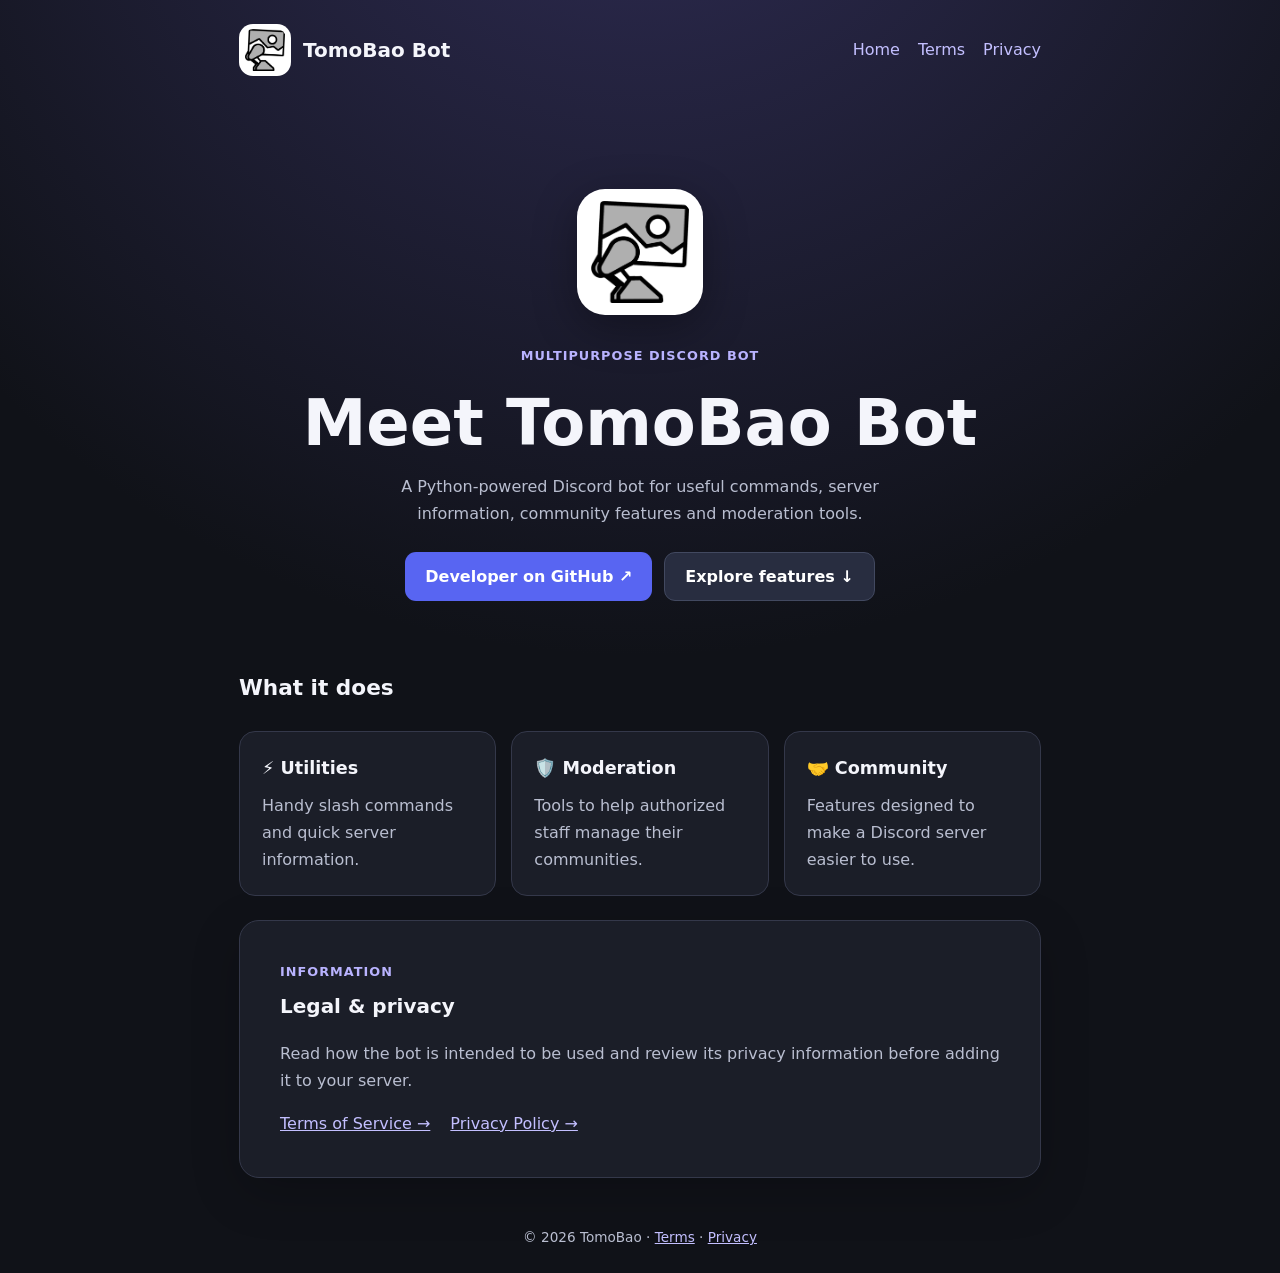
<file: index.html>
<!doctype html>
<html lang="en">
<head>
  <meta charset="utf-8">
  <meta name="viewport" content="width=device-width, initial-scale=1">
  <meta name="description" content="TomoBao Bot — a multipurpose Discord bot for community tools, utilities and moderation.">
  <meta name="theme-color" content="#101218">
  <title>TomoBao Bot | Home</title>
  <link rel="icon" href="robotgd.png">
  <link rel="stylesheet" href="style.css">
  <style>
    .hero{text-align:center;padding:65px 24px 45px}
    .hero-icon{width:126px;height:126px;object-fit:contain;background:#fff;border-radius:28px;padding:12px;box-shadow:0 12px 45px #0005}
    .hero h1{margin:20px 0 12px;font-size:clamp(2.4rem,8vw,4rem)}
    .hero p{max-width:570px;margin:0 auto 25px}
    .actions{display:flex;justify-content:center;gap:12px;flex-wrap:wrap}
    .action{display:inline-flex;align-items:center;justify-content:center;min-height:46px;padding:10px 20px;border-radius:11px;background:#5865f2;color:#fff;font-weight:700;text-decoration:none}
    .action.secondary{background:#282d40;border:1px solid #424960}
    .action:hover{filter:brightness(1.14);text-decoration:none}
    .features{display:grid;grid-template-columns:repeat(auto-fit,minmax(200px,1fr));gap:15px;margin:24px 0}
    .feature{background:var(--panel);border:1px solid #34384a;border-radius:16px;padding:22px}
    .feature h2{margin:0 0 8px;font-size:1.1rem}
    .feature p{margin:0}
    .section-title{font-size:1.35rem;margin:24px 0 12px}
    .legal-links{display:flex;gap:20px;flex-wrap:wrap}
  </style>
</head>
<body>
  <header>
    <a class="brand" href="index.html" style="color:inherit;text-decoration:none"><img src="robotgd.png" alt="TomoBao Bot icon">TomoBao Bot</a>
    <nav aria-label="Main navigation"><a href="index.html" aria-current="page">Home</a><a href="terms.html">Terms</a><a href="privacy.html">Privacy</a></nav>
  </header>
  <main>
    <section class="hero" aria-labelledby="hero-title">
      <img class="hero-icon" src="robotgd.png" alt="TomoBao Bot robot icon">
      <div class="eyebrow" style="margin-top:22px">Multipurpose Discord bot</div>
      <h1 id="hero-title">Meet TomoBao Bot</h1>
      <p>A Python-powered Discord bot for useful commands, server information, community features and moderation tools.</p>
      <div class="actions"><a class="action" href="https://github.com/TomoBao" target="_blank" rel="noopener noreferrer">Developer on GitHub ↗</a><a class="action secondary" href="#features">Explore features ↓</a></div>
    </section>
    <section id="features" aria-labelledby="features-title">
      <h2 id="features-title" class="section-title">What it does</h2>
      <div class="features">
        <article class="feature"><h2>⚡ Utilities</h2><p>Handy slash commands and quick server information.</p></article>
        <article class="feature"><h2>🛡️ Moderation</h2><p>Tools to help authorized staff manage their communities.</p></article>
        <article class="feature"><h2>🤝 Community</h2><p>Features designed to make a Discord server easier to use.</p></article>
      </div>
    </section>
    <section class="panel" aria-labelledby="legal-title">
      <div class="eyebrow">Information</div><h2 id="legal-title" style="margin-top:6px">Legal &amp; privacy</h2>
      <p>Read how the bot is intended to be used and review its privacy information before adding it to your server.</p>
      <div class="legal-links"><a href="terms.html">Terms of Service →</a><a href="privacy.html">Privacy Policy →</a></div>
    </section>
  </main>
  <footer>© 2026 TomoBao · <a href="terms.html">Terms</a> · <a href="privacy.html">Privacy</a></footer>
</body>
</html>
</file>
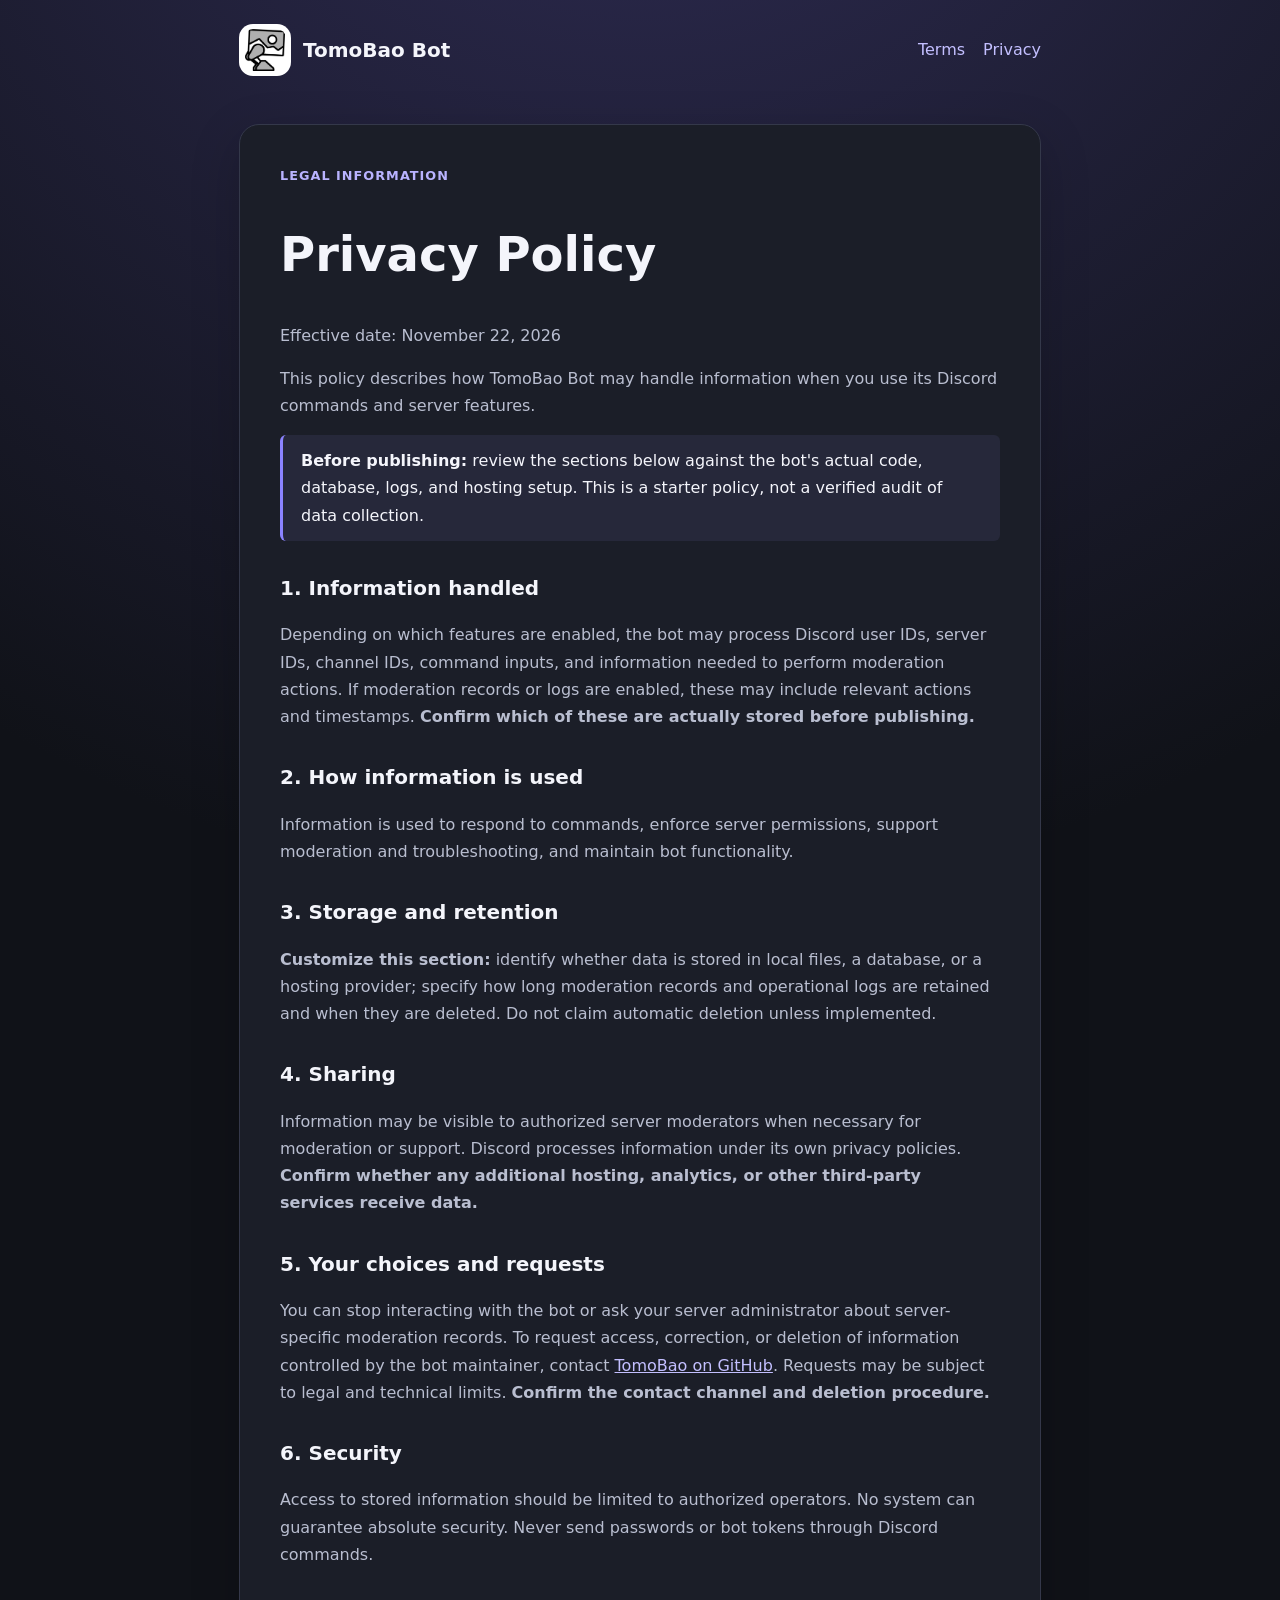
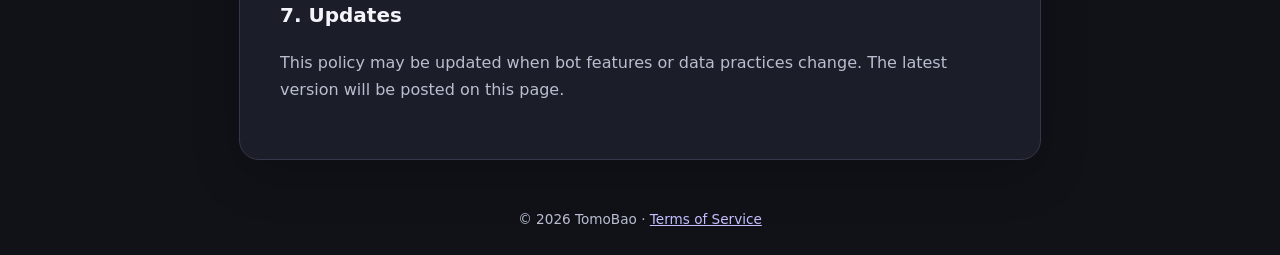
<file: privacy.html>
<!doctype html><html lang="en"><head><meta charset="utf-8"><meta name="viewport" content="width=device-width,initial-scale=1"><meta name="description" content="Privacy Policy for TomoBao Bot"><title>Privacy Policy | TomoBao Bot</title><link rel="icon" href="robotgd.png"><link rel="stylesheet" href="style.css"></head><body><header><div class="brand"><img src="robotgd.png" alt="TomoBao Bot icon">TomoBao Bot</div><nav aria-label="Legal navigation"><a href="terms.html">Terms</a><a href="privacy.html" aria-current="page">Privacy</a></nav></header><main><article class="panel"><div class="eyebrow">Legal information</div><h1>Privacy Policy</h1><p>Effective date: November 22, 2026</p><p>This policy describes how TomoBao Bot may handle information when you use its Discord commands and server features.</p><p class="notice"><strong>Before publishing:</strong> review the sections below against the bot's actual code, database, logs, and hosting setup. This is a starter policy, not a verified audit of data collection.</p><h2>1. Information handled</h2><p>Depending on which features are enabled, the bot may process Discord user IDs, server IDs, channel IDs, command inputs, and information needed to perform moderation actions. If moderation records or logs are enabled, these may include relevant actions and timestamps. <strong>Confirm which of these are actually stored before publishing.</strong></p><h2>2. How information is used</h2><p>Information is used to respond to commands, enforce server permissions, support moderation and troubleshooting, and maintain bot functionality.</p><h2>3. Storage and retention</h2><p><strong>Customize this section:</strong> identify whether data is stored in local files, a database, or a hosting provider; specify how long moderation records and operational logs are retained and when they are deleted. Do not claim automatic deletion unless implemented.</p><h2>4. Sharing</h2><p>Information may be visible to authorized server moderators when necessary for moderation or support. Discord processes information under its own privacy policies. <strong>Confirm whether any additional hosting, analytics, or other third-party services receive data.</strong></p><h2>5. Your choices and requests</h2><p>You can stop interacting with the bot or ask your server administrator about server-specific moderation records. To request access, correction, or deletion of information controlled by the bot maintainer, contact <a href="https://github.com/TomoBao">TomoBao on GitHub</a>. Requests may be subject to legal and technical limits. <strong>Confirm the contact channel and deletion procedure.</strong></p><h2>6. Security</h2><p>Access to stored information should be limited to authorized operators. No system can guarantee absolute security. Never send passwords or bot tokens through Discord commands.</p><h2>7. Updates</h2><p>This policy may be updated when bot features or data practices change. The latest version will be posted on this page.</p></article></main><footer>© 2026 TomoBao · <a href="terms.html">Terms of Service</a></footer></body></html>
</file>
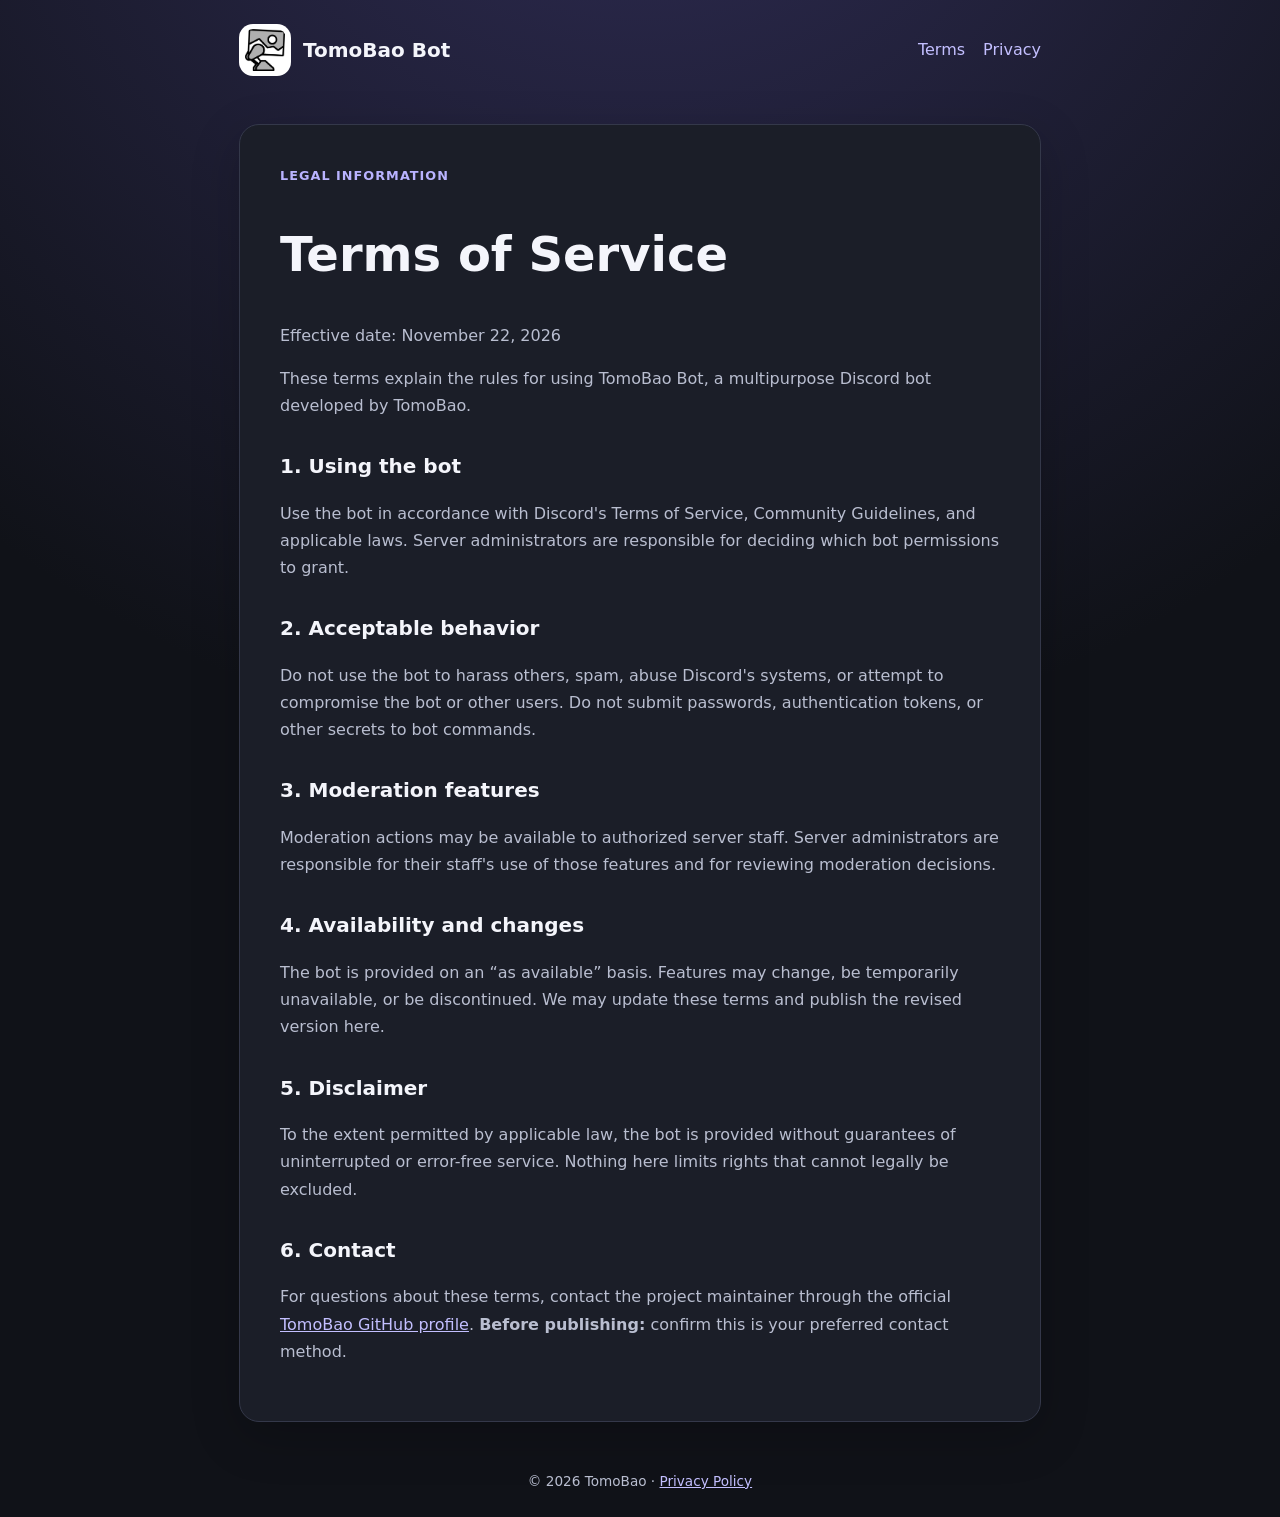
<file: terms.html>
<!doctype html><html lang="en"><head><meta charset="utf-8"><meta name="viewport" content="width=device-width,initial-scale=1"><meta name="description" content="Terms of Service for TomoBao Bot"><title>Terms of Service | TomoBao Bot</title><link rel="icon" href="robotgd.png"><link rel="stylesheet" href="style.css"></head><body><header><div class="brand"><img src="robotgd.png" alt="TomoBao Bot icon">TomoBao Bot</div><nav aria-label="Legal navigation"><a href="terms.html" aria-current="page">Terms</a><a href="privacy.html">Privacy</a></nav></header><main><article class="panel"><div class="eyebrow">Legal information</div><h1>Terms of Service</h1><p>Effective date: November 22, 2026</p><p>These terms explain the rules for using TomoBao Bot, a multipurpose Discord bot developed by TomoBao.</p><h2>1. Using the bot</h2><p>Use the bot in accordance with Discord's Terms of Service, Community Guidelines, and applicable laws. Server administrators are responsible for deciding which bot permissions to grant.</p><h2>2. Acceptable behavior</h2><p>Do not use the bot to harass others, spam, abuse Discord's systems, or attempt to compromise the bot or other users. Do not submit passwords, authentication tokens, or other secrets to bot commands.</p><h2>3. Moderation features</h2><p>Moderation actions may be available to authorized server staff. Server administrators are responsible for their staff's use of those features and for reviewing moderation decisions.</p><h2>4. Availability and changes</h2><p>The bot is provided on an “as available” basis. Features may change, be temporarily unavailable, or be discontinued. We may update these terms and publish the revised version here.</p><h2>5. Disclaimer</h2><p>To the extent permitted by applicable law, the bot is provided without guarantees of uninterrupted or error-free service. Nothing here limits rights that cannot legally be excluded.</p><h2>6. Contact</h2><p>For questions about these terms, contact the project maintainer through the official <a href="https://github.com/TomoBao">TomoBao GitHub profile</a>. <strong>Before publishing:</strong> confirm this is your preferred contact method.</p></article></main><footer>© 2026 TomoBao · <a href="privacy.html">Privacy Policy</a></footer></body></html>
</file>
<file: style.css>
:root{color-scheme:dark;--bg:#101218;--panel:#1b1e28;--text:#f4f5fb;--muted:#b9bed0;--accent:#8b83ff}*{box-sizing:border-box}body{margin:0;background:radial-gradient(circle at 50% -20%,#302d57,transparent 55%),var(--bg);color:var(--text);font:16px/1.7 system-ui,-apple-system,Segoe UI,sans-serif}header,main,footer{max-width:850px;margin:auto;padding:24px}header{display:flex;align-items:center;justify-content:space-between;gap:18px;flex-wrap:wrap}.brand{display:flex;align-items:center;gap:12px;font-weight:800;font-size:1.25rem}.brand img{height:52px;width:52px;object-fit:contain;background:white;border-radius:14px;padding:5px}nav{display:flex;gap:18px;flex-wrap:wrap}a{color:#c3bfff}nav a{text-decoration:none}nav a:hover{text-decoration:underline}h1{font-size:clamp(2rem,6vw,3rem);line-height:1.15}h2{font-size:1.25rem;margin-top:30px}p,li{color:var(--muted)}.panel{background:var(--panel);border:1px solid #34384a;border-radius:20px;padding:clamp(20px,4vw,40px);box-shadow:0 15px 50px #0003}.eyebrow{color:#b9b3ff;font-weight:700;letter-spacing:.08em;text-transform:uppercase;font-size:.8rem}.notice{border-left:3px solid var(--accent);padding:12px 18px;background:#26283a;border-radius:6px;color:var(--text)}footer{color:var(--muted);font-size:.85rem;text-align:center}code{color:#dcd8ff}a:focus-visible{outline:2px solid white;outline-offset:4px}
</file>
